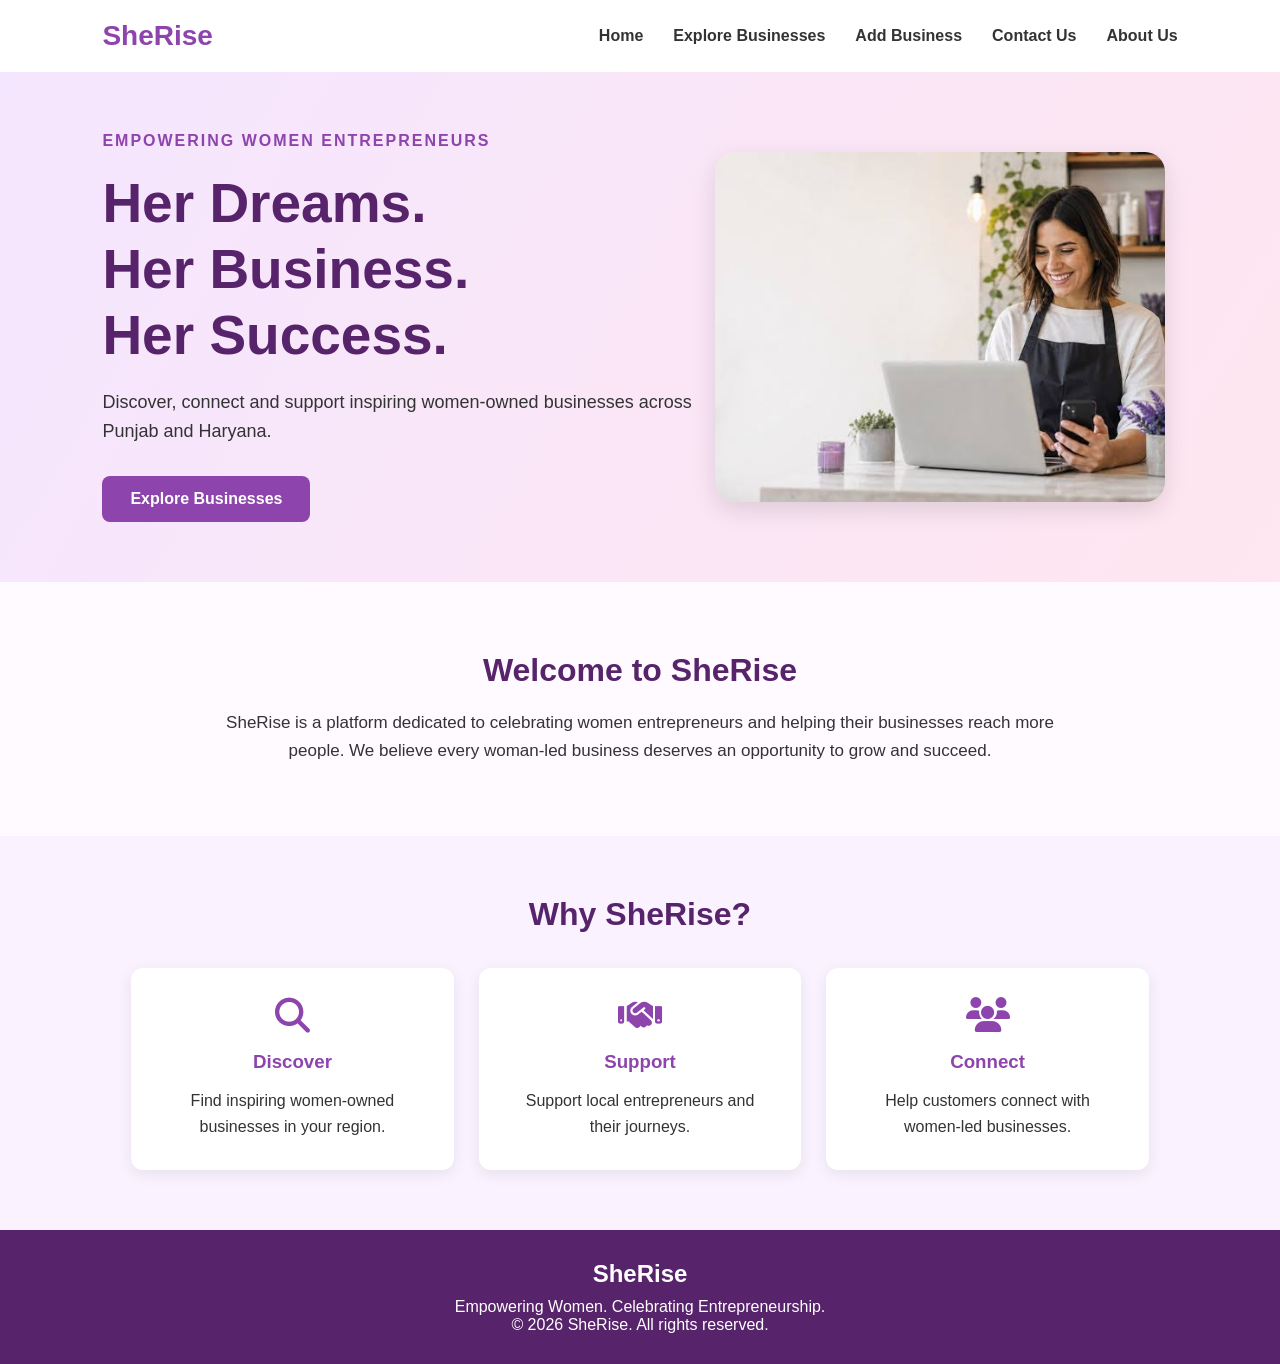
<file: Index.html>
<!DOCTYPE html>
<html lang="en">
<head>
    <meta charset="UTF-8">
    <meta name="viewport" content="width=device-width, initial-scale=1.0">
    <title>SheRise | Local Women Entrepreneurs</title>
    <link rel="stylesheet" href="css/style.css">
    <link rel="stylesheet" href="https://cdnjs.cloudflare.com/ajax/libs/font-awesome/6.7.2/css/all.min.css">
</head>

<body>

   <!-- Navigation Bar -->
<header>
    <nav class="navbar">

        <a href="index.html" class="logo">SheRise</a>

        <ul class="nav-links">
            <li><a href="index.html" class="active">Home</a></li>
            <li><a href="explore.html">Explore Businesses</a></li>
            <li><a href="add-business.html">Add Business</a></li>
            <li><a href="contact.html">Contact Us</a></li>
            <li><a href="about.html" >About Us</a></li>
        </ul>

    </nav>
</header>

    <!-- Hero Section -->
<section class="hero">
    <div class="hero-content">
        <p class="tagline">EMPOWERING WOMEN ENTREPRENEURS</p>

        <h1>Her Dreams.<br>Her Business.<br>Her Success.</h1>

        <p class="hero-description">
            Discover, connect and support inspiring women-owned
            businesses across Punjab and Haryana.
        </p>

        <a href="explore.html" class="btn">Explore Businesses</a>
    </div>

    <div class="hero-image">
        <img src="image/women.jpg" alt="Woman entrepreneur">
    </div>
</section>






    <!-- About Preview -->
    <section class="intro">
        <h2>Welcome to SheRise</h2>

        <p>
            SheRise is a platform dedicated to celebrating women
            entrepreneurs and helping their businesses reach more people.
            We believe every woman-led business deserves an opportunity
            to grow and succeed.
        </p>
    </section>

    <!-- Why SheRise Section -->
<section class="why-sherise">
    <h2>Why SheRise?</h2>

    <div class="feature-container">
        <div class="feature-card">
            <i class="fa-solid fa-magnifying-glass"></i>
            <h3>Discover</h3>
            <p>Find inspiring women-owned businesses in your region.</p>
        </div>

        <div class="feature-card">
            <i class="fa-solid fa-handshake"></i>
            <h3>Support</h3>
            <p>Support local entrepreneurs and their journeys.</p>
        </div>

        <div class="feature-card">
            <i class="fa-solid fa-users"></i>
            <h3>Connect</h3>
            <p>Help customers connect with women-led businesses.</p>
        </div>
    </div>
</section>

    <!-- Footer -->
    <footer>
        <h2>SheRise</h2>
        <p>Empowering Women. Celebrating Entrepreneurship.</p>
        <p>&copy; 2026 SheRise. All rights reserved.</p>
    </footer>

</body>
</html>
</file>
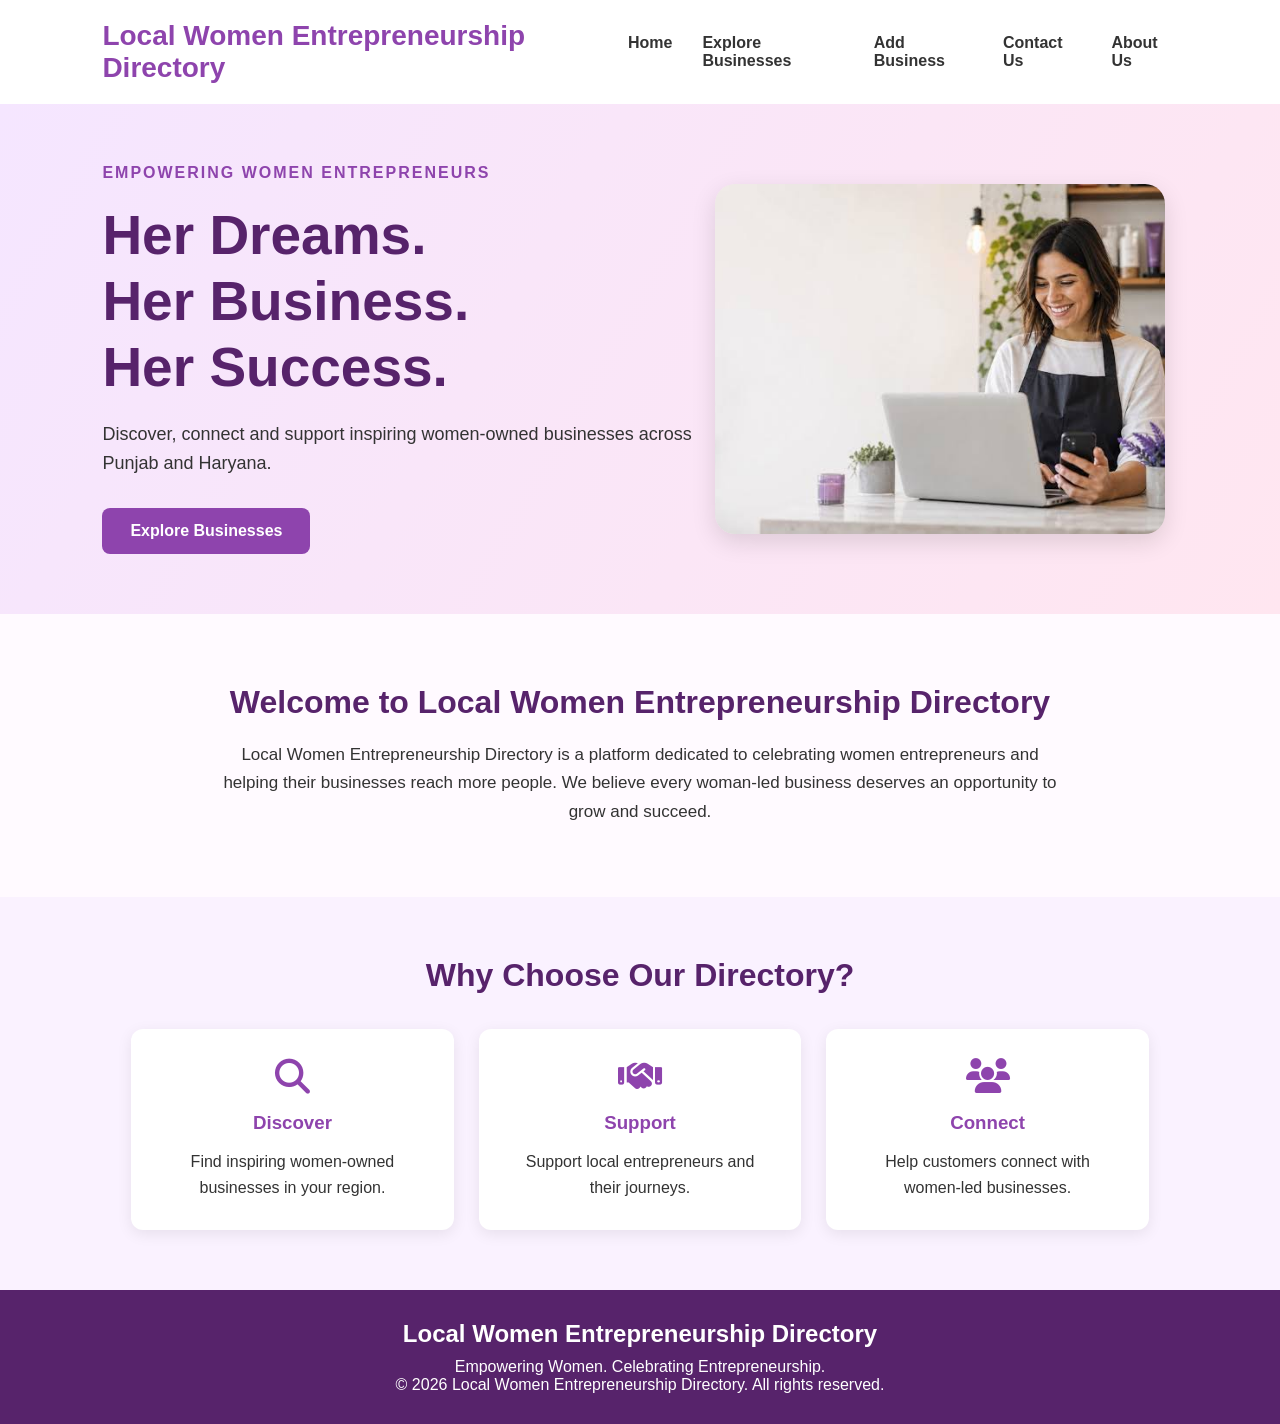
<file: index.html>
<!DOCTYPE html>
<html lang="en">
<head>
    <meta charset="UTF-8">
    <meta name="viewport" content="width=device-width, initial-scale=1.0">
    <title>Local Women Entrepreneurship Directory</title>
    <link rel="stylesheet" href="css/style.css">
    <link rel="stylesheet" href="https://cdnjs.cloudflare.com/ajax/libs/font-awesome/6.7.2/css/all.min.css">
</head>

<body>

    <!-- Navigation Bar -->
    <header>
        <nav class="navbar">

            <a href="index.html" class="logo">Local Women Entrepreneurship Directory</a>

            <ul class="nav-links">
                <li><a href="index.html" class="active">Home</a></li>
                <li><a href="explore.html">Explore Businesses</a></li>
                <li><a href="add-business.html">Add Business</a></li>
                <li><a href="contact.html">Contact Us</a></li>
                <li><a href="about.html">About Us</a></li>
            </ul>

        </nav>
    </header>


    <!-- Hero Section -->
    <section class="hero">
        <div class="hero-content">
            <p class="tagline">EMPOWERING WOMEN ENTREPRENEURS</p>

            <h1>Her Dreams.<br>Her Business.<br>Her Success.</h1>

            <p class="hero-description">
                Discover, connect and support inspiring women-owned
                businesses across Punjab and Haryana.
            </p>

            <a href="explore.html" class="btn">Explore Businesses</a>
        </div>

        <div class="hero-image">
            <img src="image/women.jpg" alt="Woman entrepreneur">
        </div>
    </section>


    <!-- About Preview -->
    <section class="intro">
        <h2>Welcome to Local Women Entrepreneurship Directory</h2>

        <p>
            Local Women Entrepreneurship Directory is a platform
            dedicated to celebrating women entrepreneurs and helping
            their businesses reach more people.
            We believe every woman-led business deserves an opportunity
            to grow and succeed.
        </p>
    </section>


    <!-- Why Our Directory Section -->
    <section class="why-sherise">
        <h2>Why Choose Our Directory?</h2>

        <div class="feature-container">

            <div class="feature-card">
                <i class="fa-solid fa-magnifying-glass"></i>
                <h3>Discover</h3>
                <p>Find inspiring women-owned businesses in your region.</p>
            </div>

            <div class="feature-card">
                <i class="fa-solid fa-handshake"></i>
                <h3>Support</h3>
                <p>Support local entrepreneurs and their journeys.</p>
            </div>

            <div class="feature-card">
                <i class="fa-solid fa-users"></i>
                <h3>Connect</h3>
                <p>Help customers connect with women-led businesses.</p>
            </div>

        </div>
    </section>


    <!-- Footer -->
    <footer>
        <h2>Local Women Entrepreneurship Directory</h2>
        <p>Empowering Women. Celebrating Entrepreneurship.</p>
        <p>&copy; 2026 Local Women Entrepreneurship Directory. All rights reserved.</p>
    </footer>

</body>
</html>
</file>
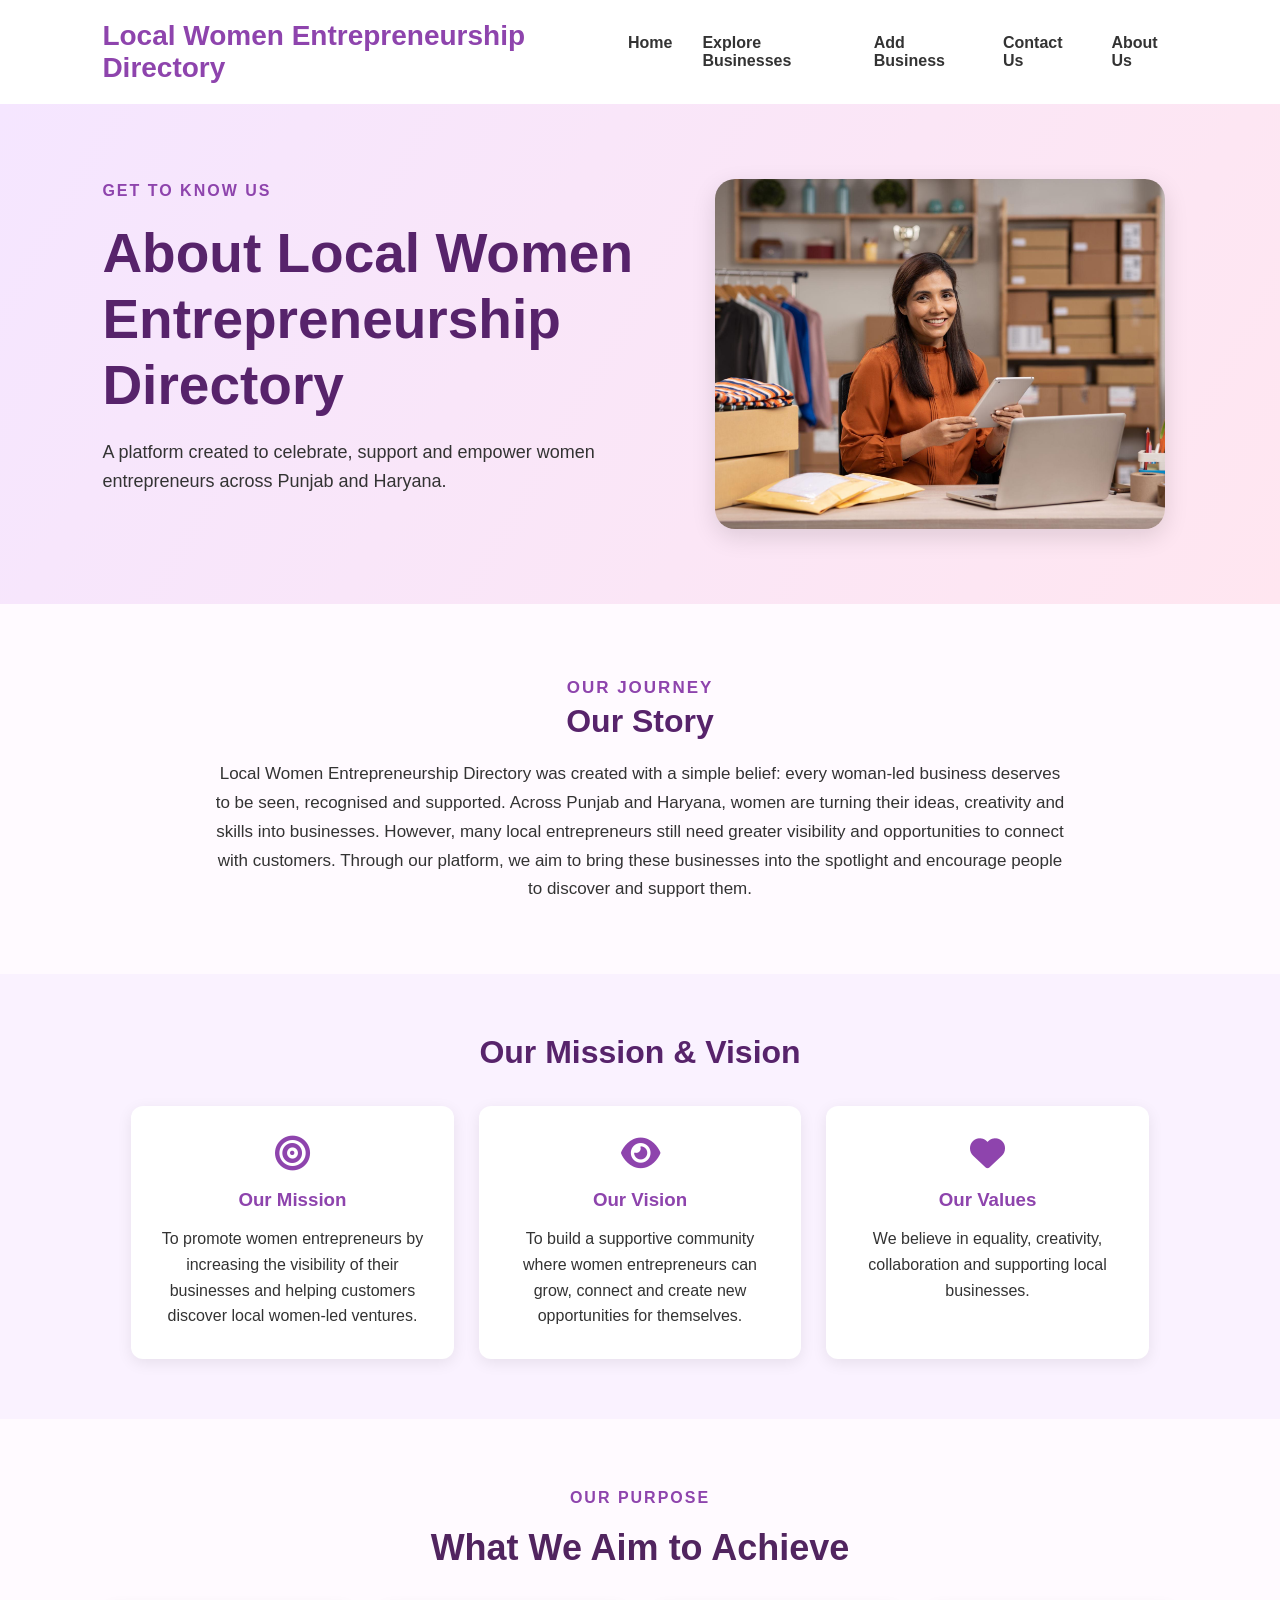
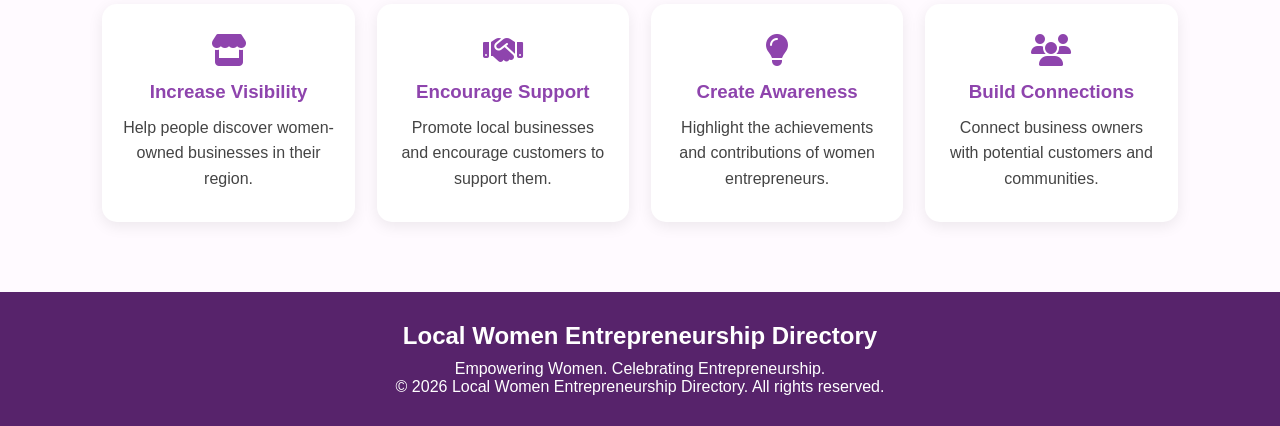
<file: about.html>
<!DOCTYPE html>
<html lang="en">

<head>
    <meta charset="UTF-8">
    <meta name="viewport" content="width=device-width, initial-scale=1.0">

    <title>Local Women Entrepreneurship Directory</title>

    <link rel="stylesheet" href="css/style.css">
    <link rel="stylesheet" href="https://cdnjs.cloudflare.com/ajax/libs/font-awesome/6.7.2/css/all.min.css">
</head>

<body>

    <!-- Navigation Bar -->
    <header>
        <nav class="navbar">

            <a href="index.html" class="logo">Local Women Entrepreneurship Directory</a>

            <ul class="nav-links">
                <li><a href="index.html">Home</a></li>
                <li><a href="explore.html">Explore Businesses</a></li>
                <li><a href="add-business.html">Add Business</a></li>
                <li><a href="contact.html">Contact Us</a></li>
                <li><a href="about.html" class="active">About Us</a></li>
            </ul>

        </nav>
    </header>


    <!-- About Hero Section -->
    <section class="hero">
        <div class="hero-content">
            <p class="tagline">GET TO KNOW US</p>
            <h1>About Local Women Entrepreneurship Directory</h1>
            <p class="hero-description">
                A platform created to celebrate, support and empower
                women entrepreneurs across Punjab and Haryana.
            </p>
        </div>

        <div class="hero-image">
            <img src="image/about women.jpg" alt="Woman entrepreneur">
        </div>
    </section>


    <!-- Our Story -->
    <section class="intro">
        <p class="tagline">OUR JOURNEY</p>
        <h2>Our Story</h2>
        <p>
            Local Women Entrepreneurship Directory was created with a simple belief: every woman-led
            business deserves to be seen, recognised and supported.

            Across Punjab and Haryana, women are turning their ideas,
            creativity and skills into businesses. However, many local
            entrepreneurs still need greater visibility and opportunities
            to connect with customers.

            Through our platform, we aim to bring these businesses into the
            spotlight and encourage people to discover and support them.
        </p>
    </section>


    <!-- Mission and Vision -->
    <section class="why-sherise">
        <h2>Our Mission & Vision</h2>

        <div class="feature-container">

            <div class="feature-card">
                <i class="fa-solid fa-bullseye"></i>
                <h3>Our Mission</h3>
                <p>
                    To promote women entrepreneurs by increasing
                    the visibility of their businesses and helping
                    customers discover local women-led ventures.
                </p>
            </div>

            <div class="feature-card">
                <i class="fa-solid fa-eye"></i>
                <h3>Our Vision</h3>
                <p>
                    To build a supportive community where women
                    entrepreneurs can grow, connect and create
                    new opportunities for themselves.
                </p>
            </div>

            <div class="feature-card">
                <i class="fa-solid fa-heart"></i>
                <h3>Our Values</h3>
                <p>
                    We believe in equality, creativity, collaboration
                    and supporting local businesses.
                </p>
            </div>

        </div>
    </section>


    <!-- Our Objectives -->
    <section class="objectives">
        <p class="tagline">OUR PURPOSE</p>
        <h2>What We Aim to Achieve</h2>

        <div class="objectives-container">

            <div class="objective-card">
                <i class="fa-solid fa-store"></i>
                <h3>Increase Visibility</h3>
                <p>Help people discover women-owned businesses in their region.</p>
            </div>

            <div class="objective-card">
                <i class="fa-solid fa-handshake"></i>
                <h3>Encourage Support</h3>
                <p>Promote local businesses and encourage customers to support them.</p>
            </div>

            <div class="objective-card">
                <i class="fa-solid fa-lightbulb"></i>
                <h3>Create Awareness</h3>
                <p>Highlight the achievements and contributions of women entrepreneurs.</p>
            </div>

            <div class="objective-card">
                <i class="fa-solid fa-users"></i>
                <h3>Build Connections</h3>
                <p>Connect business owners with potential customers and communities.</p>
            </div>

        </div>
    </section>


    <!-- Footer -->
    <footer>

        <h2>Local Women Entrepreneurship Directory</h2>

        <p>Empowering Women. Celebrating Entrepreneurship.</p>

        <p>&copy; 2026 Local Women Entrepreneurship Directory. All rights reserved.</p>

    </footer>

</body>

</html>
</file>
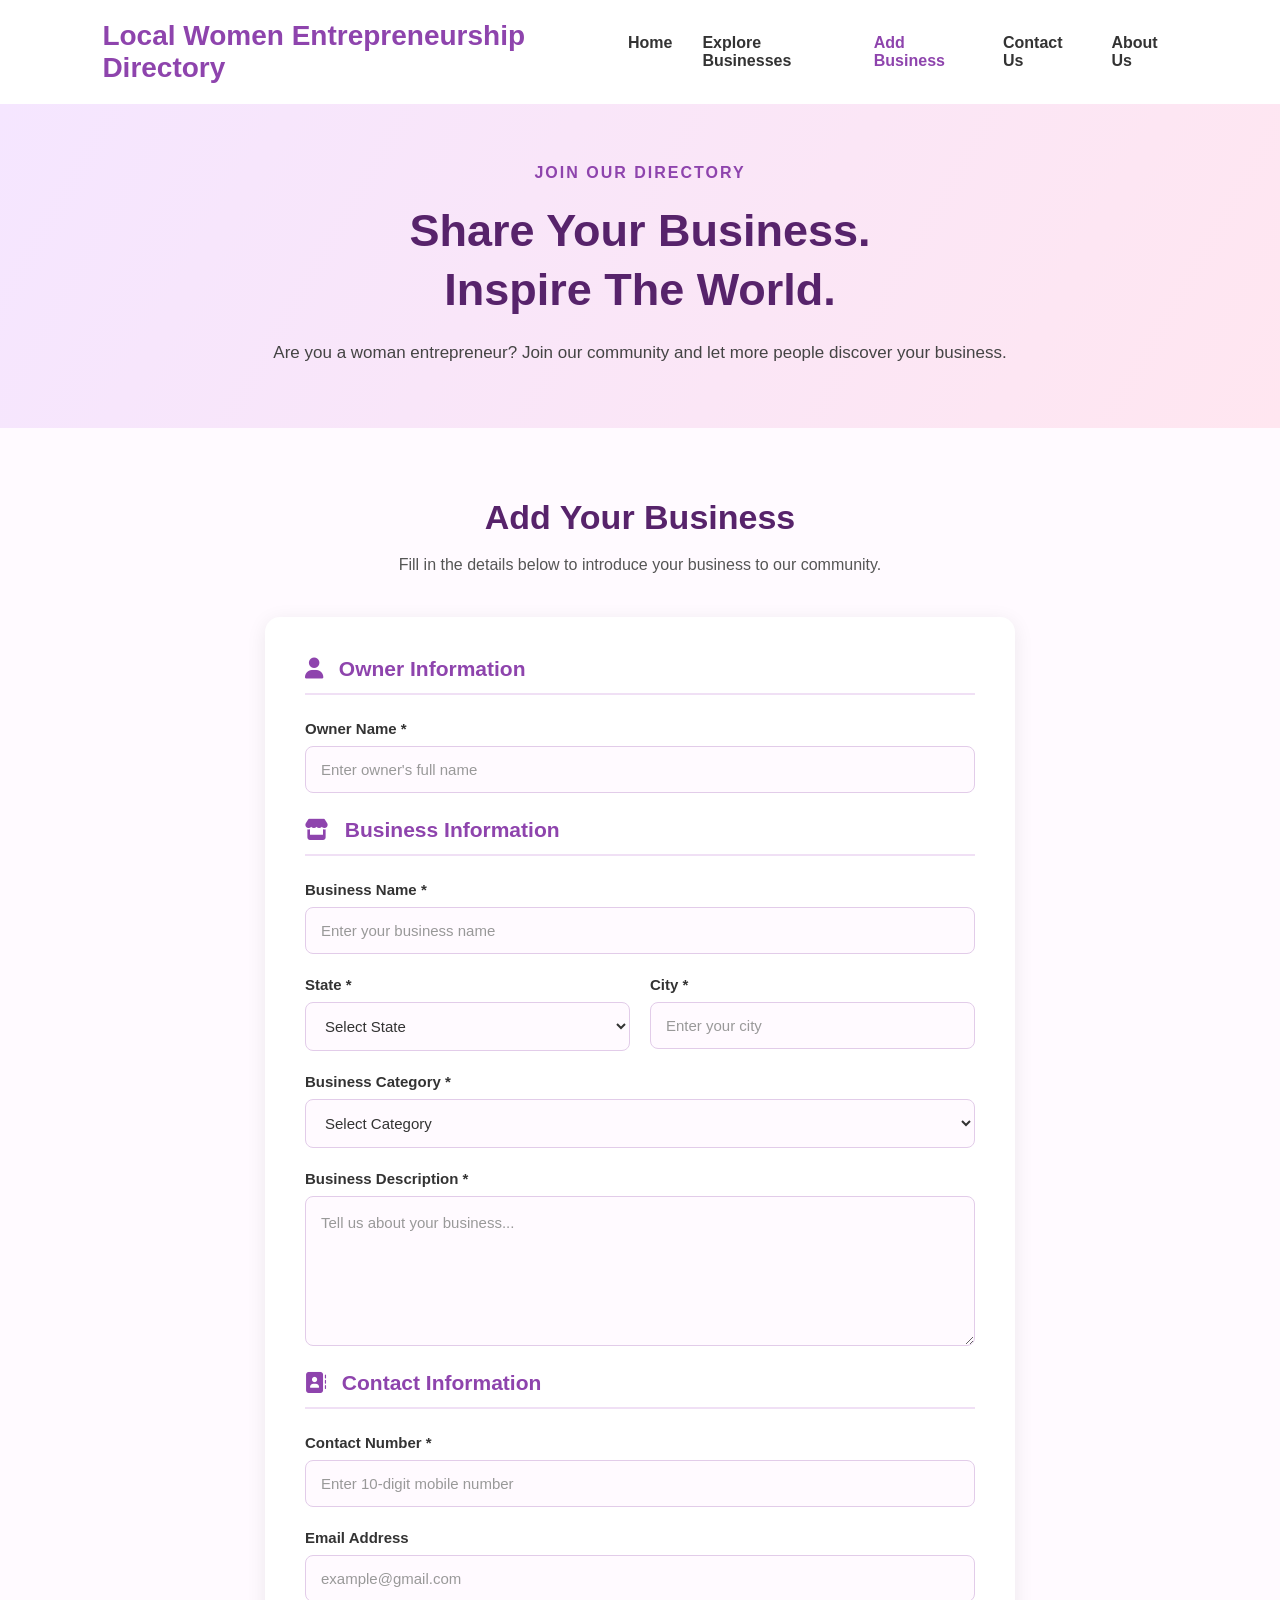
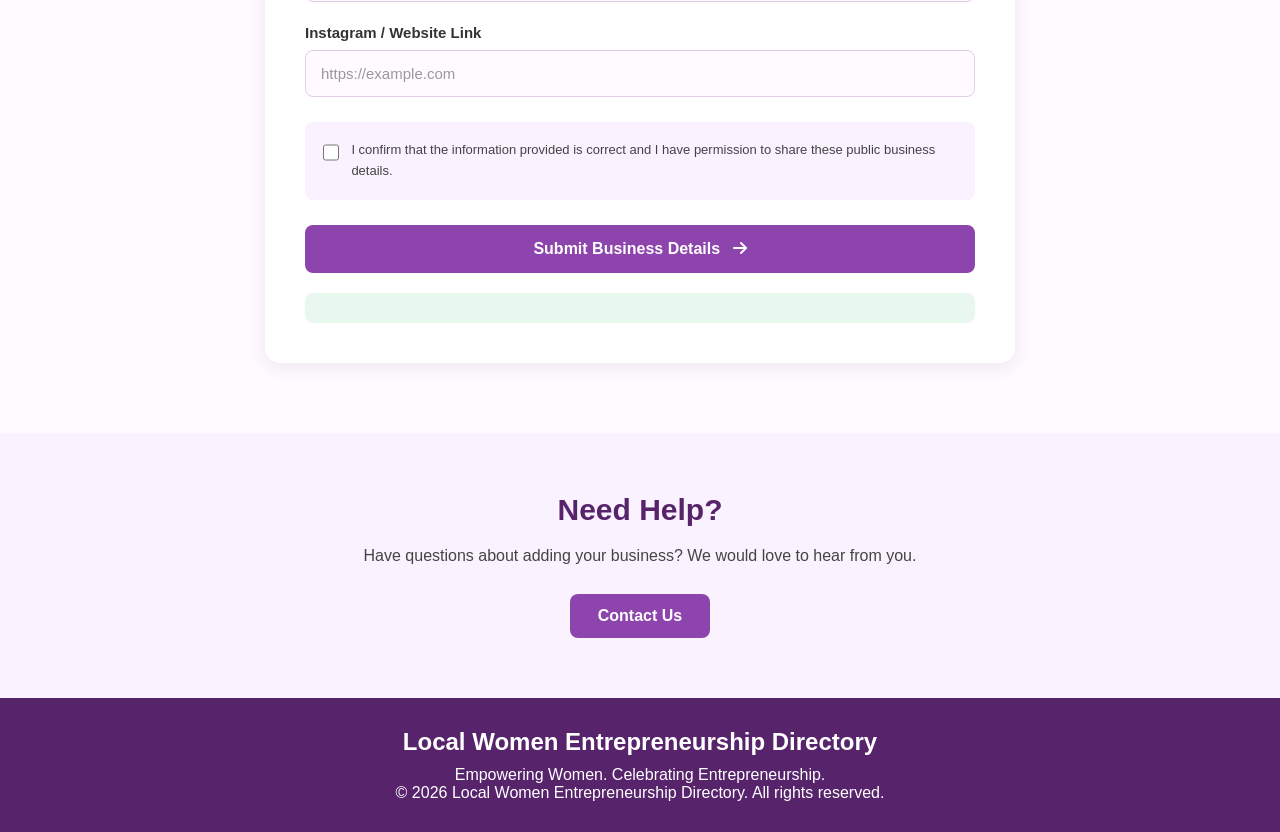
<file: add-business.html>
<!DOCTYPE html>
<html lang="en">
<head>
    <meta charset="UTF-8">
    <meta name="viewport" content="width=device-width, initial-scale=1.0">

    <title>Local Women Entrepreneurship Directory</title>

    <link rel="stylesheet" href="css/style.css">
    <link rel="stylesheet" href="css/form.css">

    <link rel="stylesheet"
    href="https://cdnjs.cloudflare.com/ajax/libs/font-awesome/6.7.2/css/all.min.css">

    <link href="https://fonts.googleapis.com/css2?family=Poppins:wght@300;400;500;600;700&display=swap"
    rel="stylesheet">
</head>

<body>

    <!-- Navigation Bar -->
    <header>
        <nav class="navbar">

            <a href="index.html" class="logo">Local Women Entrepreneurship Directory</a>

            <ul class="nav-links">
                <li><a href="index.html">Home</a></li>
                <li><a href="explore.html">Explore Businesses</a></li>
                <li><a href="add-business.html" class="active">Add Business</a></li>
                <li><a href="contact.html">Contact Us</a></li>
                <li><a href="about.html">About Us</a></li>
            </ul>

        </nav>
    </header>


    <!-- Hero Section -->
    <section class="form-hero">

        <div class="form-hero-content">

            <p class="tagline">JOIN OUR DIRECTORY</p>

            <h1>Share Your Business.<br>
                Inspire The World.</h1>

            <p>
                Are you a woman entrepreneur?
                Join our community and let more people
                discover your business.
            </p>

        </div>

    </section>


    <!-- Add Business Form Section -->
    <section class="add-business-section">

        <div class="form-heading">

            <h2>Add Your Business</h2>

            <p>
                Fill in the details below to introduce
                your business to our community.
            </p>

        </div>


        <div class="business-form-container">

            <form id="businessForm">

                <!-- Owner Information -->
                <h3>
                    <i class="fa-solid fa-user"></i>
                    Owner Information
                </h3>

                <div class="form-group">

                    <label for="ownerName">Owner Name *</label>

                    <input
                        type="text"
                        id="ownerName"
                        name="ownerName"
                        placeholder="Enter owner's full name"
                        autocomplete="name"
                        required
                    >

                </div>


                <!-- Business Information -->
                <h3>
                    <i class="fa-solid fa-store"></i>
                    Business Information
                </h3>

                <div class="form-group">

                    <label for="businessName">Business Name *</label>

                    <input
                        type="text"
                        id="businessName"
                        name="businessName"
                        placeholder="Enter your business name"
                        required
                    >

                </div>


                <div class="form-row">

                    <div class="form-group">

                        <label for="state">State *</label>

                        <select id="state" name="state" required>

                            <option value="">Select State</option>
                            <option value="Punjab">Punjab</option>
                            <option value="Haryana">Haryana</option>

                        </select>

                    </div>


                    <div class="form-group">

                        <label for="city">City *</label>

                        <input
                            type="text"
                            id="city"
                            name="city"
                            placeholder="Enter your city"
                            required
                        >

                    </div>

                </div>


                <div class="form-group">

                    <label for="category">Business Category *</label>

                    <select id="category" name="category" required>

                        <option value="">Select Category</option>
                        <option value="Fashion">Fashion & Clothing</option>
                        <option value="Food">Food & Bakery</option>
                        <option value="Beauty">Beauty & Cosmetics</option>
                        <option value="Handicrafts">Handicrafts</option>
                        <option value="Education">Education</option>
                        <option value="Technology">Technology</option>
                        <option value="Jewellery">Jewellery</option>
                        <option value="Other">Other</option>

                    </select>

                </div>


                <div class="form-group">

                    <label for="description">Business Description *</label>

                    <textarea
                        id="description"
                        name="description"
                        rows="5"
                        placeholder="Tell us about your business..."
                        required
                    ></textarea>

                </div>


                <!-- Contact Information -->
                <h3>
                    <i class="fa-solid fa-address-book"></i>
                    Contact Information
                </h3>

                <div class="form-group">

                    <label for="phone">Contact Number *</label>

                    <input
                        type="tel"
                        id="phone"
                        name="phone"
                        placeholder="Enter 10-digit mobile number"
                        pattern="[6-9][0-9]{9}"
                        title="Enter a valid 10-digit Indian mobile number"
                        maxlength="10"
                        inputmode="numeric"
                        autocomplete="tel"
                        required
                    >

                </div>


                <div class="form-group">

                    <label for="email">Email Address</label>

                    <input
                        type="email"
                        id="email"
                        name="email"
                        placeholder="example@gmail.com"
                        autocomplete="email"
                    >

                </div>


                <div class="form-group">

                    <label for="socialLink">
                        Instagram / Website Link
                    </label>

                    <input
                        type="url"
                        id="socialLink"
                        name="socialLink"
                        placeholder="https://example.com"
                    >

                </div>


                <!-- Permission -->
                <div class="permission-box">

                    <input
                        type="checkbox"
                        id="permission"
                        name="permission"
                        required
                    >

                    <label for="permission">
                        I confirm that the information provided is correct
                        and I have permission to share these public business
                        details.
                    </label>

                </div>


                <!-- Submit Button -->
                <button type="submit" class="submit-btn">

                    Submit Business Details
                    <i class="fa-solid fa-arrow-right"></i>

                </button>


                <!-- Success Message -->
                <p id="successMessage"
                   class="success-message"
                   aria-live="polite">
                </p>

            </form>

        </div>

    </section>


    <!-- Contact Section -->
    <section class="contact-preview">

        <h2>Need Help?</h2>

        <p>
            Have questions about adding your business?
            We would love to hear from you.
        </p>

        <a href="contact.html" class="contact-btn">
            Contact Us
        </a>

    </section>


    <!-- Footer -->
    <footer>

        <h2>Local Women Entrepreneurship Directory</h2>

        <p>Empowering Women. Celebrating Entrepreneurship.</p>

        <p>&copy; 2026 Local Women Entrepreneurship Directory. All rights reserved.</p>

    </footer>


    <!-- Inline JavaScript -->
    <script>

        const businessForm = document.getElementById("businessForm");
        const successMessage = document.getElementById("successMessage");

        businessForm.addEventListener("submit", function(event) {

            event.preventDefault();

            // Check all HTML form validations
            if (!businessForm.checkValidity()) {
                businessForm.reportValidity();
                return;
            }

            // Get form values
            const ownerName = document.getElementById("ownerName").value.trim();
            const phone = document.getElementById("phone").value.trim();

            // Validate mobile number
            const phonePattern = /^[6-9][0-9]{9}$/;

            if (!phonePattern.test(phone)) {
                alert("Please enter a valid 10-digit Indian mobile number.");
                return;
            }

            // Display success message
            successMessage.style.display = "block";

            successMessage.textContent =
                "Thank you, " + ownerName +
                "! Your form has been validated successfully. " +
                "This is a demo, so your details have not been saved or sent.";

            // Reset form
            businessForm.reset();

            // Scroll to success message
            successMessage.scrollIntoView({
                behavior: "smooth",
                block: "center"
            });

        });

    </script>

</body>
</html>
</file>
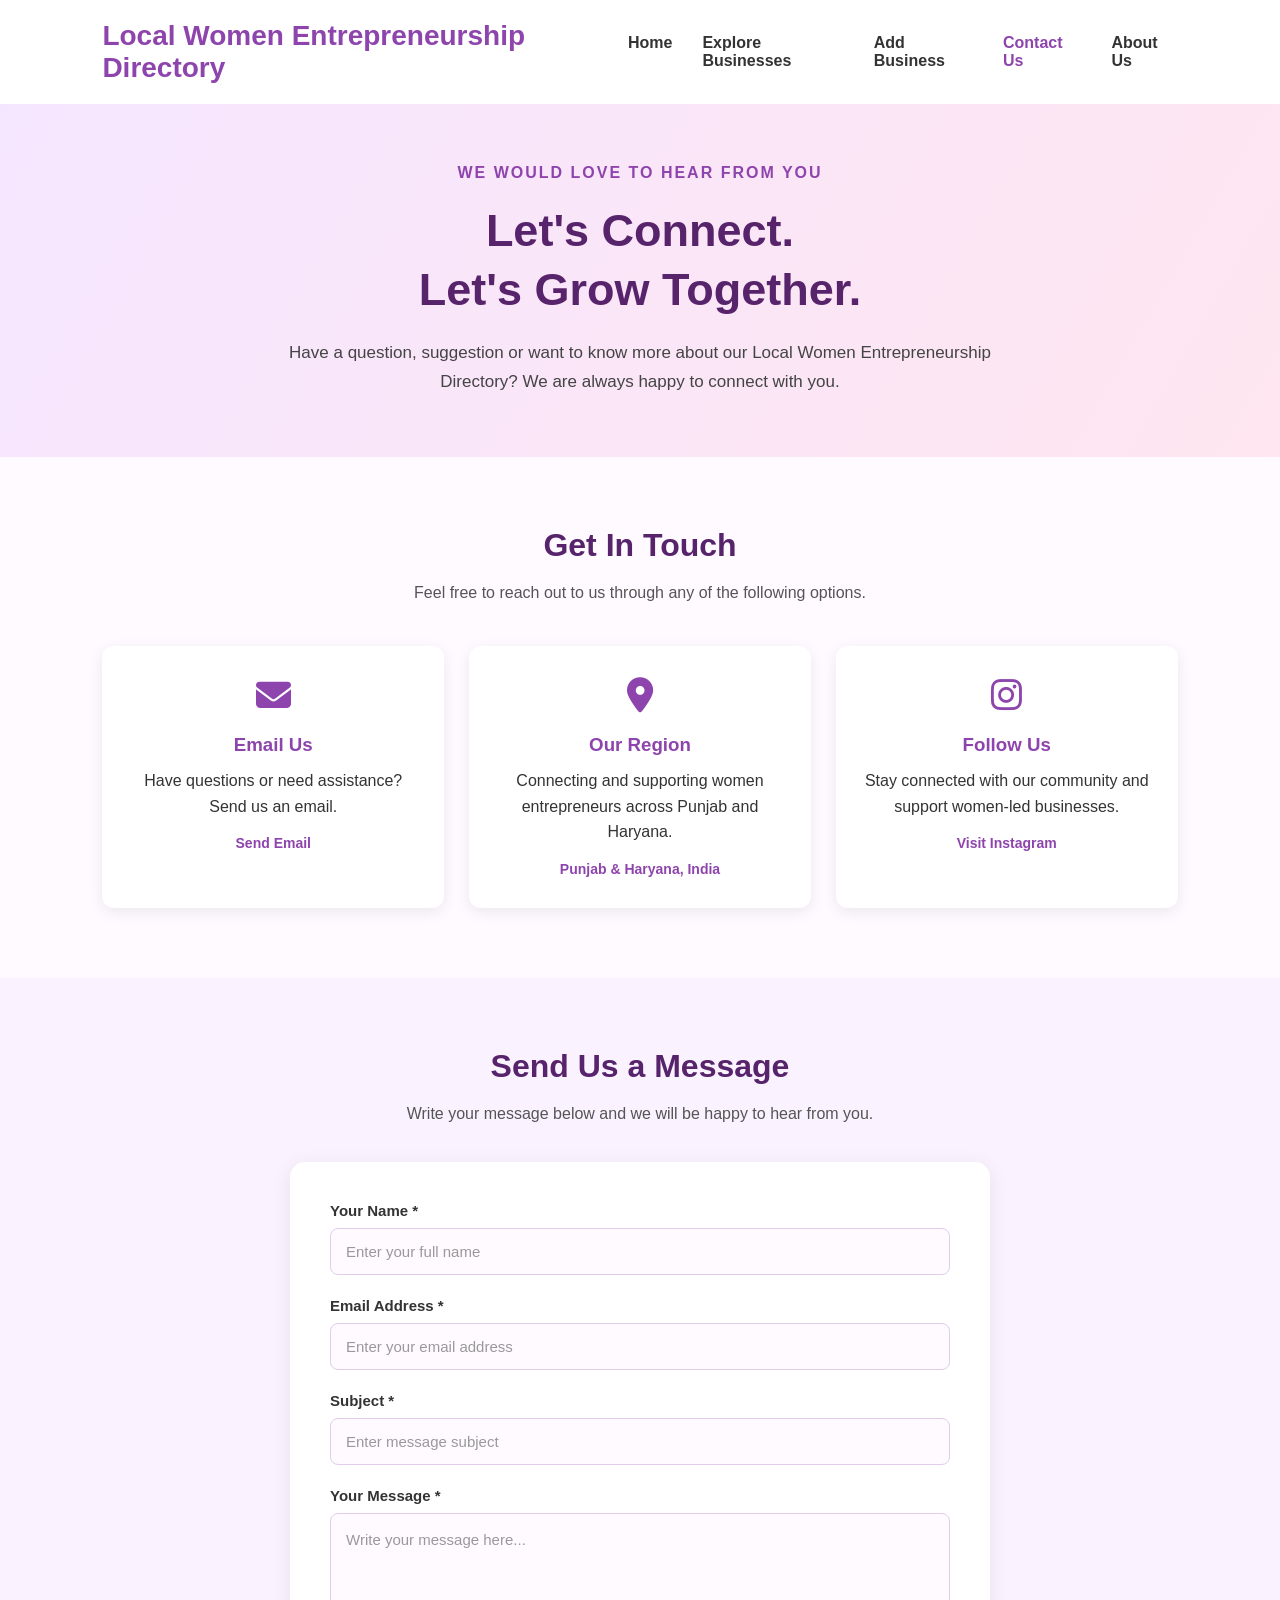
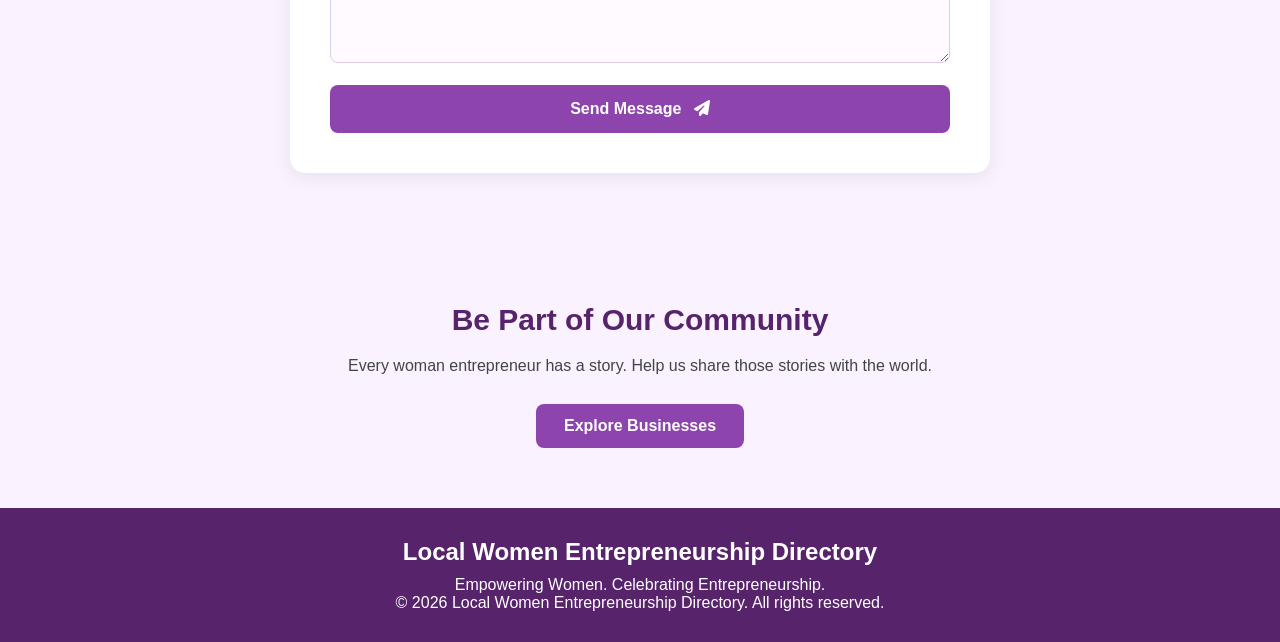
<file: contact.html>
<!DOCTYPE html>
<html lang="en">

<head>
    <meta charset="UTF-8">
    <meta name="viewport" content="width=device-width, initial-scale=1.0">

    <title>Local Women Entrepreneurship Directory</title>

    <!-- CSS Files -->
    <link rel="stylesheet" href="css/style.css">
    <link rel="stylesheet" href="css/form.css">

    <!-- Font Awesome -->
    <link rel="stylesheet"
        href="https://cdnjs.cloudflare.com/ajax/libs/font-awesome/6.7.2/css/all.min.css">

    <!-- Google Font -->
    <link href="https://fonts.googleapis.com/css2?family=Poppins:wght@300;400;500;600;700&display=swap"
        rel="stylesheet">

</head>

<body>

    <!-- Navigation Bar -->
    <header>
        <nav class="navbar">

            <a href="index.html" class="logo">Local Women Entrepreneurship Directory</a>

            <ul class="nav-links">
                <li><a href="index.html">Home</a></li>
                <li><a href="explore.html">Explore Businesses</a></li>
                <li><a href="add-business.html">Add Business</a></li>
                <li><a href="contact.html" class="active">Contact Us</a></li>
                <li><a href="about.html">About Us</a></li>
            </ul>

        </nav>
    </header>


    <!-- Contact Hero Section -->
    <section class="contact-hero">

        <div class="contact-hero-content">

            <p class="tagline">WE WOULD LOVE TO HEAR FROM YOU</p>

            <h1>Let's Connect.<br>Let's Grow Together.</h1>

            <p>
                Have a question, suggestion or want to know more
                about our Local Women Entrepreneurship Directory?
                We are always happy to connect
                with you.
            </p>

        </div>

    </section>


    <!-- Contact Information Section -->
    <section class="contact-section">

        <div class="contact-heading">

            <h2>Get In Touch</h2>

            <p>
                Feel free to reach out to us through any of
                the following options.
            </p>

        </div>


        <div class="contact-container">

            <!-- Email Card -->
            <div class="contact-card">

                <div class="contact-icon">
                    <i class="fa-solid fa-envelope"></i>
                </div>

                <h3>Email Us</h3>

                <p>
                    Have questions or need assistance?
                    Send us an email.
                </p>

                <a href="mailto:your-email@example.com">
                    Send Email
                </a>

            </div>


            <!-- Location Card -->
            <div class="contact-card">

                <div class="contact-icon">
                    <i class="fa-solid fa-location-dot"></i>
                </div>

                <h3>Our Region</h3>

                <p>
                    Connecting and supporting women entrepreneurs
                    across Punjab and Haryana.
                </p>

                <span>Punjab & Haryana, India</span>

            </div>


            <!-- Social Media Card -->
            <div class="contact-card">

                <div class="contact-icon">
                    <i class="fa-brands fa-instagram"></i>
                </div>

                <h3>Follow Us</h3>

                <p>
                    Stay connected with our community
                    and support women-led businesses.
                </p>

                <a href="https://www.instagram.com/"
                    target="_blank" rel="noopener noreferrer">
                    Visit Instagram
                </a>

            </div>

        </div>

    </section>


    <!-- Contact Message Form -->
    <section class="contact-form-section">

        <div class="contact-form-heading">

            <h2>Send Us a Message</h2>

            <p>
                Write your message below and we will
                be happy to hear from you.
            </p>

        </div>


        <div class="contact-form-container">

            <form id="contactForm">

                <div class="form-group">

                    <label for="name">Your Name *</label>

                    <input
                        type="text"
                        id="name"
                        name="name"
                        placeholder="Enter your full name"
                        required
                    >

                </div>


                <div class="form-group">

                    <label for="contactEmail">Email Address *</label>

                    <input
                        type="email"
                        id="contactEmail"
                        name="email"
                        placeholder="Enter your email address"
                        required
                    >

                </div>


                <div class="form-group">

                    <label for="subject">Subject *</label>

                    <input
                        type="text"
                        id="subject"
                        name="subject"
                        placeholder="Enter message subject"
                        required
                    >

                </div>


                <div class="form-group">

                    <label for="message">Your Message *</label>

                    <textarea
                        id="message"
                        name="message"
                        rows="5"
                        placeholder="Write your message here..."
                        required
                    ></textarea>

                </div>


                <button type="submit" class="submit-btn">

                    Send Message
                    <i class="fa-solid fa-paper-plane"></i>

                </button>


                <p id="contactSuccess"
                    class="success-message"
                    aria-live="polite"></p>

            </form>

        </div>

    </section>


    <!-- Call To Action -->
    <section class="contact-preview">

        <h2>Be Part of Our Community</h2>

        <p>
            Every woman entrepreneur has a story.
            Help us share those stories with the world.
        </p>

        <a href="explore.html" class="contact-btn">
            Explore Businesses
        </a>

    </section>


    <!-- Footer -->
    <footer>

        <h2>Local Women Entrepreneurship Directory</h2>

        <p>Empowering Women. Celebrating Entrepreneurship.</p>

        <p>&copy; 2026 Local Women Entrepreneurship Directory. All rights reserved.</p>

    </footer>


    <!-- JavaScript -->
    <script>

        // 1. Get HTML Elements

        const contactForm = document.getElementById("contactForm");
        const contactSuccess = document.getElementById("contactSuccess");


        // 2. Form Submission

        contactForm.addEventListener("submit", function(event) {

            event.preventDefault();

            // 3. Get Form Values

            const name = document.getElementById("name").value.trim();
            const email = document.getElementById("contactEmail").value.trim();
            const subject = document.getElementById("subject").value.trim();
            const message = document.getElementById("message").value.trim();


            // 4. Check Empty Fields

            if (name === "" || email === "" || subject === "" || message === "") {

                contactSuccess.textContent = "Please fill in all the fields.";
                return;

            }


            // 5. Display Success Message

            contactSuccess.textContent =
                "Thank you, " + name + "! Your message has been submitted successfully.";


            // 6. Reset Form

            contactForm.reset();

        });

    </script>

</body>

</html>
</file>
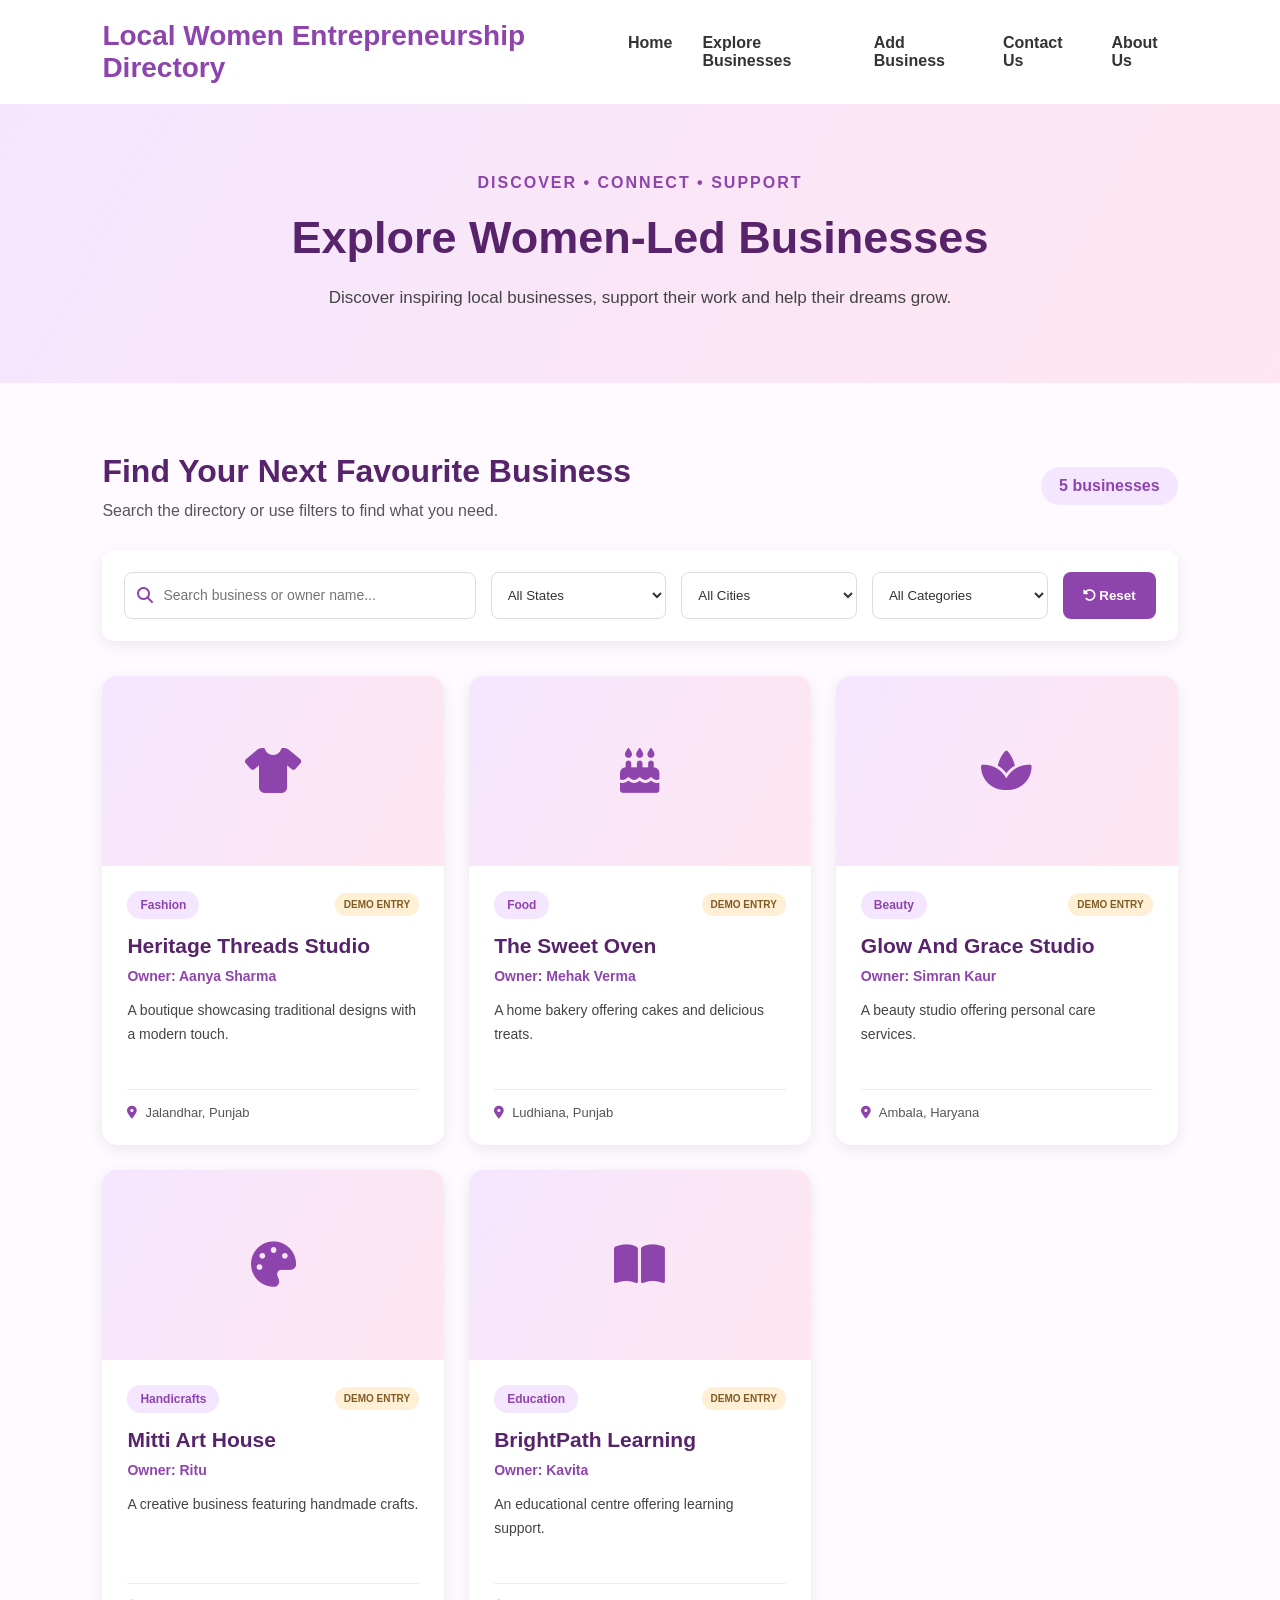
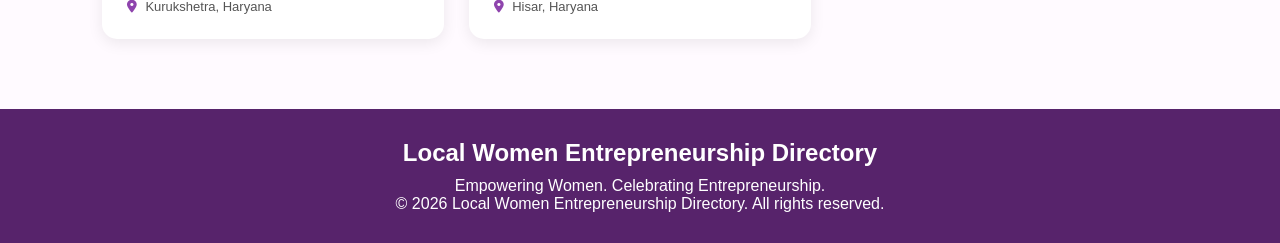
<file: explore.html>
<!DOCTYPE html>
<html lang="en">
<head>
    <meta charset="UTF-8">
    <meta name="viewport" content="width=device-width, initial-scale=1.0">

    <title>Explore Businesses | Local Women Entrepreneurship Directory</title>

    <link rel="stylesheet" href="css/style.css">
    <link rel="stylesheet" href="css/explore.css">

    <link rel="stylesheet" href="https://cdnjs.cloudflare.com/ajax/libs/font-awesome/6.7.2/css/all.min.css">
</head>

<body>

    <!-- Navigation Bar -->
    <header>
        <nav class="navbar">

            <a href="index.html" class="logo">Local Women Entrepreneurship Directory</a>

            <ul class="nav-links">
                <li><a href="index.html">Home</a></li>
                <li><a href="explore.html" class="active">Explore Businesses</a></li>
                <li><a href="add-business.html">Add Business</a></li>
                <li><a href="contact.html">Contact Us</a></li>
                <li><a href="about.html">About Us</a></li>
            </ul>

        </nav>
    </header>


    <!-- Explore Hero Section -->
    <section class="directory-hero">

        <p class="tagline">DISCOVER • CONNECT • SUPPORT</p>

        <h1>Explore Women-Led Businesses</h1>

        <p>
            Discover inspiring local businesses, support their work
            and help their dreams grow.
        </p>

    </section>


    <!-- Business Directory Section -->
    <section class="directory-section">

        <div class="directory-heading">

            <div>
                <h2>Find Your Next Favourite Business</h2>

                <p>
                    Search the directory or use filters to find what you need.
                </p>
            </div>

            <span class="result-count" id="resultCount">
                5 businesses
            </span>

        </div>


        <!-- Search and Filters -->
        <div class="filter-panel">

            <!-- Search Bar -->
            <label class="search-box">

                <i class="fa-solid fa-magnifying-glass"></i>

                <input
                    type="search"
                    id="searchInput"
                    placeholder="Search business or owner name..."
                    aria-label="Search businesses"
                >

            </label>


            <!-- State Filter -->
            <select id="stateFilter">

                <option value="">All States</option>

                <option value="Punjab">Punjab</option>

                <option value="Haryana">Haryana</option>

            </select>


            <!-- City Filter -->
            <select id="cityFilter">

                <option value="">All Cities</option>

            </select>


            <!-- Category Filter -->
            <select id="categoryFilter">

                <option value="">All Categories</option>

                <option value="Fashion">Fashion</option>

                <option value="Food">Food</option>

                <option value="Beauty">Beauty</option>

                <option value="Handicrafts">Handicrafts</option>

                <option value="Education">Education</option>

            </select>


            <!-- Reset Button -->
            <button class="reset-btn" id="resetBtn" type="button">

                <i class="fa-solid fa-rotate-left"></i>
                Reset

            </button>

        </div>


        <!-- Business Cards -->
        <div class="business-grid" id="businessGrid">

            <!-- Cards will be generated using JavaScript -->

        </div>


        <!-- No Results Message -->
        <div class="empty-state" id="emptyState" hidden>

            <i class="fa-regular fa-face-frown"></i>

            <h3>No Businesses Found</h3>

            <p>Try changing your search or filters.</p>

        </div>

    </section>


    <!-- Footer -->
    <footer>

        <h2>Local Women Entrepreneurship Directory</h2>

        <p>Empowering Women. Celebrating Entrepreneurship.</p>

        <p>&copy; 2026 Local Women Entrepreneurship Directory. All rights reserved.</p>

    </footer>


    <script>

    // 1. Get HTML Elements

    const businessGrid = document.getElementById("businessGrid");
    const searchInput = document.getElementById("searchInput");
    const stateFilter = document.getElementById("stateFilter");
    const cityFilter = document.getElementById("cityFilter");
    const categoryFilter = document.getElementById("categoryFilter");
    const resetBtn = document.getElementById("resetBtn");
    const resultCount = document.getElementById("resultCount");
    const emptyState = document.getElementById("emptyState");


    // 2. Business Data

    const businesses = [
        {
            name: "Heritage Threads Studio",
            owner: "Aanya Sharma",
            category: "Fashion",
            city: "Jalandhar",
            state: "Punjab",
            description: "A boutique showcasing traditional designs with a modern touch.",
            icon: "fa-shirt"
        },
        {
            name: "The Sweet Oven",
            owner: "Mehak Verma",
            category: "Food",
            city: "Ludhiana",
            state: "Punjab",
            description: "A home bakery offering cakes and delicious treats.",
            icon: "fa-cake-candles"
        },
        {
            name: "Glow And Grace Studio",
            owner: "Simran Kaur",
            category: "Beauty",
            city: "Ambala",
            state: "Haryana",
            description: "A beauty studio offering personal care services.",
            icon: "fa-spa"
        },
        {
            name: "Mitti Art House",
            owner: "Ritu",
            category: "Handicrafts",
            city: "Kurukshetra",
            state: "Haryana",
            description: "A creative business featuring handmade crafts.",
            icon: "fa-palette"
        },
        {
            name: "BrightPath Learning",
            owner: "Kavita",
            category: "Education",
            city: "Hisar",
            state: "Haryana",
            description: "An educational centre offering learning support.",
            icon: "fa-book-open"
        }
    ];


    // 3. Display Business Cards

    function displayBusinesses(data) {

        businessGrid.innerHTML = "";

        data.forEach(function(business) {

            businessGrid.innerHTML += `
                <div class="business-card">

                    <div class="business-image">
                        <i class="fa-solid ${business.icon}"></i>
                    </div>

                    <div class="business-info">

                        <div class="card-topline">
                            <span class="category-tag">
                                ${business.category}
                            </span>
                            <span class="demo-tag">DEMO ENTRY</span>
                        </div>

                        <h3>${business.name}</h3>

                        <p class="owner">
                            Owner: ${business.owner}
                        </p>

                        <p class="description">
                            ${business.description}
                        </p>

                        <div class="business-meta">
                            <i class="fa-solid fa-location-dot"></i>
                            ${business.city}, ${business.state}
                        </div>

                    </div>

                </div>
            `;

        });

        resultCount.textContent = data.length + " businesses";

        emptyState.hidden = data.length !== 0;

    }


    // 4. Search and Filter Function

    function searchBusinesses() {

        let search = searchInput.value.toLowerCase();

        let state = stateFilter.value;

        let city = cityFilter.value;

        let category = categoryFilter.value;

        let filtered = businesses.filter(function(business) {

            return (

                (business.name.toLowerCase().includes(search) ||
                 business.owner.toLowerCase().includes(search)) &&

                (state === "" || business.state === state) &&

                (city === "" || business.city === city) &&

                (category === "" || business.category === category)

            );

        });

        displayBusinesses(filtered);

    }


    // 5. Search Event

    searchInput.addEventListener("input", searchBusinesses);


    // 6. Filter Events

    stateFilter.addEventListener("change", function() {

        let state = stateFilter.value;

        cityFilter.innerHTML = '<option value="">All Cities</option>';

        let cities = [];

        businesses.forEach(function(business) {

            if ((state === "" || business.state === state) &&
                !cities.includes(business.city)) {

                cities.push(business.city);

            }

        });

        cities.forEach(function(city) {

            cityFilter.innerHTML += `
                <option value="${city}">${city}</option>
            `;

        });

        searchBusinesses();

    });

    cityFilter.addEventListener("change", searchBusinesses);

    categoryFilter.addEventListener("change", searchBusinesses);


    // 7. Reset Button

    resetBtn.addEventListener("click", function() {

        searchInput.value = "";

        stateFilter.value = "";

        cityFilter.innerHTML = '<option value="">All Cities</option>';

        categoryFilter.value = "";

        searchBusinesses();

    });


    // 8. Initial Display

    displayBusinesses(businesses);

    </script>


</body>
</html>
</file>
<file: css/style.css>
/* Basic Page Styling */
* {
    margin: 0;
    padding: 0;
    box-sizing: border-box;
}

body {
    font-family: Arial, sans-serif;
    background-color: #fffaff;
    color: #333;
}

/* Navigation Bar */
.navbar {
    display: flex;
    justify-content: space-between;
    align-items: center;
    padding: 20px 8%;
    background-color: white;
}

.logo {
    font-size: 28px;
    font-weight: bold;
    color: #8e44ad;
    text-decoration: none;
}

.nav-links {
    display: flex;
    list-style: none;
    gap: 30px;
}

.nav-links a {
    text-decoration: none;
    color: #333;
    font-weight: 600;
}

.nav-links a:hover {
    color: #a64ac9;
}

/* Hero Section */
.hero {
    min-height: 500px;
    display: flex;
    align-items: center;
    padding: 60px 8%;
    background: linear-gradient(120deg, #f5e6ff, #ffe6f0);
}

.hero-content {
    max-width: 600px;
}
.hero-image {
    width: 45%;
    display: flex;
    justify-content: center;
    align-items: center;
}

.hero-image img {
    width: 100%;
    max-width: 450px;
    height: 350px;
    object-fit: cover;
    border-radius: 20px;
    box-shadow: 0 8px 25px rgba(0, 0, 0, 0.12);
}
.tagline {
    color: #8e44ad;
    font-weight: bold;
    letter-spacing: 2px;
    margin-bottom: 20px;
}

.hero h1 {
    font-size: 55px;
    color: #57236b;
    line-height: 1.2;
    margin-bottom: 20px;
}

.hero-description {
    font-size: 18px;
    line-height: 1.6;
    margin-bottom: 30px;
}

/* Button */
.btn {
    display: inline-block;
    background-color: #8e44ad;
    color: white;
    padding: 14px 28px;
    border-radius: 8px;
    text-decoration: none;
    font-weight: bold;
}

.btn:hover {
    background-color: #6c3483;
}

/* Introduction Section */
.intro {
    text-align: center;
    padding: 70px 15%;
}

.intro h2,
.why-sherise h2 {
    color: #57236b;
    font-size: 32px;
    margin-bottom: 20px;
}

.intro p {
    font-size: 17px;
    line-height: 1.7;
    max-width: 850px;
    margin: 0 auto;
}
/* Why SheRise Section */
.why-sherise {
    text-align: center;
    padding: 60px 8%;
    background-color: #faf2ff;
}

.feature-container {
    display: flex;
    justify-content: center;
    gap: 25px;
    margin-top: 35px;
}

.feature-card {
    background-color: white;
    padding: 30px;
    border-radius: 12px;
    width: 30%;
    box-shadow: 0 4px 15px rgba(0, 0, 0, 0.08);
    transition: transform 0.3s ease, box-shadow 0.3s ease-out;
}

.feature-card:hover {
    transform: translateY(-8px);
    box-shadow: 0 8px 25px rgba(142, 68, 173, 0.18);
}

.feature-card h3 {
    color: #8e44ad;
    margin-bottom: 15px;
}

.feature-card p {
    line-height: 1.6;
}

/* Footer */
footer {
    background-color: #57236b;
    color: white;
    text-align: center;
    padding: 30px;
}

footer h2 {
    margin-bottom: 10px;
}

/* Mobile Responsive Design */
@media (max-width: 768px) {
    .navbar {
        flex-direction: column;
        gap: 20px;
    }

    .nav-links {
        flex-wrap: wrap;
        justify-content: center;
        gap: 15px;
    }

    /* Hero Section */
    .hero {
        flex-direction: column;
        align-items: flex-start;
        gap: 35px;
        padding: 50px 8%;
    }

    .hero-content {
        max-width: 100%;
    }

    .hero h1 {
        font-size: 40px;
    }

    .hero-image {
        width: 100%;
    }

    .hero-image img {
        width: 100%;
        max-width: 100%;
        height: 280px;
        object-fit: cover;
        border-radius: 18px;
    }

    /* Feature Cards */
    .feature-container {
        flex-direction: column;
        align-items: center;
    }

    .feature-card {
        width: 100%;
    }
}

/* Why SheRise Icons */
.feature-card i {
    font-size: 35px;
    color: #8e44ad;
    margin-bottom: 18px;
    
}

/* About Page Improvements */

.objectives {
    padding: 70px 8%;
    text-align: center;
    background-color: #fffaff;
}

.objectives h2 {
    font-size: 36px;
    color: #51245f;
    margin-bottom: 35px;
}

.objectives-container {
    display: grid;
    grid-template-columns: repeat(4, 1fr);
    gap: 22px;
}

.objective-card {
    background-color: white;
    padding: 30px 20px;
    border-radius: 15px;
    box-shadow: 0 4px 15px rgba(0, 0, 0, 0.08);
    transition: transform 0.3s ease, box-shadow 0.3s ease;
}

.objective-card:hover {
    transform: translateY(-6px);
    box-shadow: 0 8px 20px rgba(142, 68, 173, 0.15);
}

.objective-card i {
    font-size: 32px;
    color: #8e44ad;
    margin-bottom: 15px;
}

.objective-card h3 {
    color: #8e44ad;
    margin-bottom: 12px;
}

.objective-card p {
    color: #444;
    line-height: 1.6;
}

/* Responsive Objectives */

@media (max-width: 900px) {
    .objectives-container {
        grid-template-columns: repeat(2, 1fr);
    }
}

@media (max-width: 600px) {
    .objectives-container {
        grid-template-columns: 1fr;
    }
}
</file>
<file: css/form.css>
/* ==============================
   FORM HERO SECTION
================================ */

.form-hero {
    min-height: 300px;
    display: flex;
    align-items: center;
    justify-content: center;
    text-align: center;
    padding: 60px 8%;
    background: linear-gradient(120deg, #f5e6ff, #ffe6f0);
}

.form-hero-content {
    max-width: 750px;
}

.form-hero h1 {
    font-size: 45px;
    color: #57236b;
    line-height: 1.3;
    margin-bottom: 20px;
}

.form-hero p:not(.tagline) {
    font-size: 17px;
    line-height: 1.7;
    color: #444;
}


/* ==============================
   ADD BUSINESS MAIN SECTION
================================ */

.add-business-section {
    padding: 70px 8%;
    background-color: #fffaff;
}

.form-heading {
    text-align: center;
    margin-bottom: 40px;
}

.form-heading h2 {
    font-size: 34px;
    color: #57236b;
    margin-bottom: 15px;
}

.form-heading p {
    font-size: 16px;
    color: #555;
    line-height: 1.6;
}


/* ==============================
   FORM CONTAINER
================================ */

.business-form-container {
    max-width: 750px;
    margin: 0 auto;
    padding: 40px;
    background-color: white;
    border-radius: 15px;
    box-shadow: 0 4px 20px rgba(0, 0, 0, 0.08);
}


/* Form Subheadings */

.business-form-container h3 {
    font-size: 21px;
    color: #8e44ad;
    margin-top: 25px;
    margin-bottom: 25px;
    padding-bottom: 12px;
    border-bottom: 2px solid #f0e0f5;
}

.business-form-container h3:first-child {
    margin-top: 0;
}

.business-form-container h3 i {
    margin-right: 10px;
}


/* ==============================
   FORM GROUPS
================================ */

.form-group {
    display: flex;
    flex-direction: column;
    margin-bottom: 22px;
}

.form-group label {
    font-size: 15px;
    font-weight: 600;
    color: #333;
    margin-bottom: 9px;
}


/* Input Fields */

.form-group input,
.form-group select,
.form-group textarea {
    box-sizing: border-box;
    width: 100%;
    padding: 14px 15px;
    font-size: 15px;
    font-family: Arial, sans-serif;
    color: #333;
    background-color: #fffaff;
    border: 1px solid #e2cce9;
    border-radius: 8px;
    outline: none;
    transition: border-color 0.3s ease,
                box-shadow 0.3s ease;
}


/* Placeholder */

.form-group input::placeholder,
.form-group textarea::placeholder {
    color: #999;
}


/* Focus Effect */

.form-group input:focus,
.form-group select:focus,
.form-group textarea:focus {
    border-color: #8e44ad;
    box-shadow: 0 0 8px rgba(142, 68, 173, 0.15);
}


/* Textarea */

.form-group textarea {
    resize: vertical;
    min-height: 120px;
    line-height: 1.6;
}


/* State and City Row */

.form-row {
    display: flex;
    gap: 20px;
}

.form-row .form-group {
    width: 50%;
}


/* ==============================
   PERMISSION CHECKBOX
================================ */

.permission-box {
    display: flex;
    align-items: flex-start;
    gap: 12px;
    margin: 25px 0;
    padding: 18px;
    background-color: #faf2ff;
    border-radius: 8px;
}

.permission-box input {
    width: 17px;
    height: 17px;
    margin-top: 4px;
    accent-color: #8e44ad;
    cursor: pointer;
}

.permission-box label {
    font-size: 13px;
    color: #444;
    line-height: 1.6;
    cursor: pointer;
}


/* ==============================
   SUBMIT BUTTON
================================ */

.submit-btn {
    width: 100%;
    padding: 15px;
    border: none;
    border-radius: 8px;
    background-color: #8e44ad;
    color: white;
    font-size: 16px;
    font-weight: bold;
    cursor: pointer;
    transition: background-color 0.3s ease,
                transform 0.3s ease;
}

.submit-btn i {
    margin-left: 8px;
}

.submit-btn:hover {
    background-color: #6c3483;
    transform: translateY(-3px);
}


/* ==============================
   SUCCESS MESSAGE
================================ */

.success-message {
    display: none;
    margin-top: 20px;
    padding: 15px;
    background-color: #e8f8ee;
    color: #267443;
    border-radius: 8px;
    text-align: center;
    font-weight: 600;
}

.success-message:not(:empty) {
    display: block;
}


/* ==============================
   CONTACT PREVIEW SECTION
================================ */

.contact-preview {
    text-align: center;
    padding: 60px 8%;
    background-color: #faf2ff;
}

.contact-preview h2 {
    color: #57236b;
    font-size: 30px;
    margin-bottom: 15px;
}

.contact-preview p {
    font-size: 16px;
    line-height: 1.7;
    margin-bottom: 25px;
    color: #444;
}


/* Contact Button */

.contact-btn {
    display: inline-block;
    background-color: #8e44ad;
    color: white;
    padding: 13px 28px;
    border-radius: 8px;
    text-decoration: none;
    font-weight: bold;
    transition: background-color 0.3s ease;
}

.contact-btn:hover {
    background-color: #6c3483;
}


/* Active Navigation Link */

.nav-links a.active {
    color: #8e44ad;
}


/* ==============================
   CONTACT PAGE
================================ */


/* Contact Hero */

.contact-hero {
    min-height: 320px;
    display: flex;
    align-items: center;
    justify-content: center;
    text-align: center;
    padding: 60px 8%;
    background: linear-gradient(120deg, #f5e6ff, #ffe6f0);
}

.contact-hero-content {
    max-width: 750px;
}

.contact-hero h1 {
    font-size: 45px;
    color: #57236b;
    line-height: 1.3;
    margin-bottom: 20px;
}

.contact-hero p:not(.tagline) {
    font-size: 17px;
    line-height: 1.7;
    color: #444;
}


/* Contact Information Section */

.contact-section {
    padding: 70px 8%;
    text-align: center;
    background-color: #fffaff;
}

.contact-heading h2,
.contact-form-heading h2 {
    color: #57236b;
    font-size: 32px;
    margin-bottom: 15px;
}

.contact-heading p,
.contact-form-heading p {
    color: #555;
    line-height: 1.7;
}


/* Contact Cards Container */

.contact-container {
    display: flex;
    justify-content: center;
    gap: 25px;
    margin-top: 40px;
}


/* Individual Contact Card */

.contact-card {
    flex: 1;
    min-width: 0;
    background: white;
    padding: 30px 22px;
    border-radius: 12px;
    box-shadow: 0 4px 15px rgba(0, 0, 0, 0.08);
    transition: transform 0.3s ease,
                box-shadow 0.3s ease;
}

.contact-card:hover {
    transform: translateY(-7px);
    box-shadow: 0 8px 22px rgba(142, 68, 173, 0.15);
}


/* Contact Icons */

.contact-icon {
    font-size: 35px;
    color: #8e44ad;
    margin-bottom: 18px;
}

.contact-card h3 {
    color: #8e44ad;
    margin-bottom: 12px;
}

.contact-card p {
    line-height: 1.6;
    margin-bottom: 15px;
}

.contact-card a,
.contact-card span {
    color: #8e44ad;
    font-weight: bold;
    text-decoration: none;
    font-size: 14px;
}

.contact-card a:hover {
    color: #57236b;
    text-decoration: underline;
}


/* ==============================
   CONTACT FORM
================================ */

.contact-form-section {
    padding: 70px 8%;
    background-color: #faf2ff;
}

.contact-form-heading {
    text-align: center;
    margin-bottom: 35px;
}

.contact-form-container {
    box-sizing: border-box;
    max-width: 700px;
    margin: auto;
    padding: 40px;
    background: white;
    border-radius: 15px;
    box-shadow: 0 4px 20px rgba(0, 0, 0, 0.08);
}


/* ==============================
   TABLET RESPONSIVE DESIGN
================================ */

@media (max-width: 900px) {

    .contact-container {
        gap: 15px;
    }

    .contact-card {
        padding: 25px 15px;
    }

}


/* ==============================
   MOBILE RESPONSIVE DESIGN
================================ */

@media (max-width: 768px) {

    .form-hero {
        min-height: 280px;
        padding: 45px 8%;
    }

    .form-hero h1 {
        font-size: 34px;
    }

    .form-hero-content p:not(.tagline) {
        font-size: 15px;
    }

    .add-business-section {
        padding: 45px 5%;
    }

    .form-heading h2 {
        font-size: 28px;
    }

    .business-form-container {
        padding: 25px 20px;
    }

    .form-row {
        flex-direction: column;
        gap: 0;
    }

    .form-row .form-group {
        width: 100%;
    }

    .business-form-container h3 {
        font-size: 19px;
    }

    .contact-preview {
        padding: 45px 8%;
    }

    /* Contact Page */

    .contact-hero {
        min-height: 280px;
        padding: 45px 8%;
    }

    .contact-hero h1 {
        font-size: 34px;
    }

    .contact-container {
        flex-direction: column;
        align-items: center;
    }

    .contact-card {
        width: 100%;
        max-width: 500px;
        flex: none;
        box-sizing: border-box;
    }

    .contact-form-container {
        padding: 25px 20px;
    }

    .contact-section,
    .contact-form-section {
        padding: 45px 5%;
    }

}


/* ==============================
   SMALL MOBILE SCREENS
================================ */

@media (max-width: 480px) {

    .form-hero h1,
    .contact-hero h1 {
        font-size: 29px;
    }

    .business-form-container {
        padding: 22px 15px;
    }

    .form-group input,
    .form-group select,
    .form-group textarea {
        font-size: 14px;
        padding: 12px;
    }

    .submit-btn {
        font-size: 14px;
        padding: 13px;
    }

    .contact-form-container {
        padding: 20px 15px;
    }

    .contact-heading h2,
    .contact-form-heading h2 {
        font-size: 27px;
    }

}
</file>
<file: css/explore.css>
/* Explore Hero Section */

.directory-hero {
    text-align: center;
    padding: 70px 8%;
    background: linear-gradient(120deg, #f5e6ff, #ffe6f0);
}

.directory-hero .tagline {
    color: #8e44ad;
    font-weight: bold;
    letter-spacing: 2px;
    margin-bottom: 20px;
}

.directory-hero h1 {
    font-size: 45px;
    color: #57236b;
    margin-bottom: 20px;
}

.directory-hero p:last-child {
    font-size: 17px;
    line-height: 1.7;
    color: #444;
}


/* Business Directory Section */

.directory-section {
    padding: 70px 8%;
    background-color: #fffaff;
}

.directory-heading {
    display: flex;
    justify-content: space-between;
    align-items: center;
    margin-bottom: 30px;
}

.directory-heading h2 {
    font-size: 32px;
    color: #57236b;
    margin-bottom: 12px;
}

.directory-heading p {
    color: #555;
    font-size: 16px;
}

.result-count {
    background-color: #f5e6ff;
    color: #8e44ad;
    padding: 10px 18px;
    border-radius: 25px;
    font-weight: bold;
}


/* Search and Filter Section */

.filter-panel {
    display: grid;
    grid-template-columns: 2fr 1fr 1fr 1fr auto;
    gap: 15px;
    padding: 22px;
    background-color: white;
    border-radius: 12px;
    box-shadow: 0 4px 15px rgba(0, 0, 0, 0.08);
    margin-bottom: 35px;
}

.filter-panel > * {
    min-width: 0;
}

.search-box {
    display: flex;
    align-items: center;
    gap: 10px;
    padding: 0 12px;
    border: 1px solid #ddd;
    border-radius: 8px;
    color: #8e44ad;
}

.search-box input {
    width: 100%;
    height: 45px;
    border: none;
    outline: none;
    font-size: 14px;
}

.filter-panel select {
    width: 100%;
    padding: 12px;
    border: 1px solid #ddd;
    border-radius: 8px;
    background-color: white;
    color: #333;
    outline-color: #8e44ad;
    cursor: pointer;
}


/* Reset Button */

.reset-btn {
    background-color: #8e44ad;
    color: white;
    padding: 12px 20px;
    border: none;
    border-radius: 8px;
    font-weight: bold;
    cursor: pointer;
    transition: background 0.3s ease;
}

.reset-btn:hover {
    background-color: #6c3483;
}


/* Business Cards Container */

.business-grid {
    display: grid;
    grid-template-columns: repeat(3, 1fr);
    gap: 25px;
}


/* Individual Business Card */

.business-card {
    height: 100%;
    display: flex;
    flex-direction: column;
    background-color: white;
    border-radius: 15px;
    overflow: hidden;
    box-shadow: 0 4px 15px rgba(0, 0, 0, 0.08);
    transition: transform 0.3s ease,
                box-shadow 0.3s ease;
}

.business-card:hover {
    transform: translateY(-8px);
    box-shadow: 0 8px 25px rgba(142, 68, 173, 0.18);
}


/* Business Image */

.business-image {
    height: 190px;
    display: flex;
    justify-content: center;
    align-items: center;
    background: linear-gradient(120deg, #f5e6ff, #ffe6f0);
    color: #8e44ad;
    font-size: 45px;
}

.business-image img {
    width: 100%;
    height: 100%;
    object-fit: cover;
}


/* Business Information */

.business-info {
    padding: 25px;
    flex: 1;
}

.card-topline {
    display: flex;
    justify-content: space-between;
    align-items: center;
    gap: 8px;
    margin-bottom: 15px;
}

.category-tag {
    background-color: #f5e6ff;
    color: #8e44ad;
    padding: 7px 13px;
    border-radius: 20px;
    font-size: 12px;
    font-weight: bold;
}

.demo-tag {
    background-color: #fff0d5;
    color: #805b26;
    padding: 6px 9px;
    border-radius: 20px;
    font-size: 10px;
    font-weight: bold;
}

.business-info h3 {
    color: #57236b;
    font-size: 21px;
    margin-bottom: 10px;
}

.owner {
    color: #8e44ad;
    font-weight: bold;
    font-size: 14px;
    margin-bottom: 15px;
}

.description {
    color: #444;
    font-size: 14px;
    line-height: 1.7;
    margin-bottom: 20px;
    min-height: 70px;
}


/* Business Location */

.business-meta {
    display: flex;
    align-items: center;
    gap: 8px;
    padding-top: 15px;
    border-top: 1px solid #eee;
    color: #555;
    font-size: 13px;
}

.business-meta i {
    color: #8e44ad;
}


/* No Results Found */

.empty-state {
    text-align: center;
    padding: 50px 20px;
}

.empty-state i {
    font-size: 40px;
    color: #8e44ad;
    margin-bottom: 15px;
}

.empty-state h3 {
    color: #57236b;
    margin-bottom: 10px;
}

.empty-state p {
    color: #555;
}


/* Tablet Responsive Design */

@media (max-width: 900px) {

    .filter-panel {
        grid-template-columns: repeat(2, 1fr);
    }

    .business-grid {
        grid-template-columns: repeat(2, 1fr);
    }

}


/* Mobile Responsive Design */

@media (max-width: 768px) {

    .directory-hero {
        padding: 50px 8%;
    }

    .directory-hero h1 {
        font-size: 35px;
    }

    .directory-heading {
        flex-direction: column;
        align-items: flex-start;
        gap: 15px;
    }

    .directory-heading h2 {
        font-size: 26px;
    }

    .result-count {
        align-self: flex-start;
    }

    .filter-panel {
        grid-template-columns: 1fr;
    }

    .business-grid {
        grid-template-columns: 1fr;
    }

    .business-image {
        height: 220px;
    }

}
</file>
